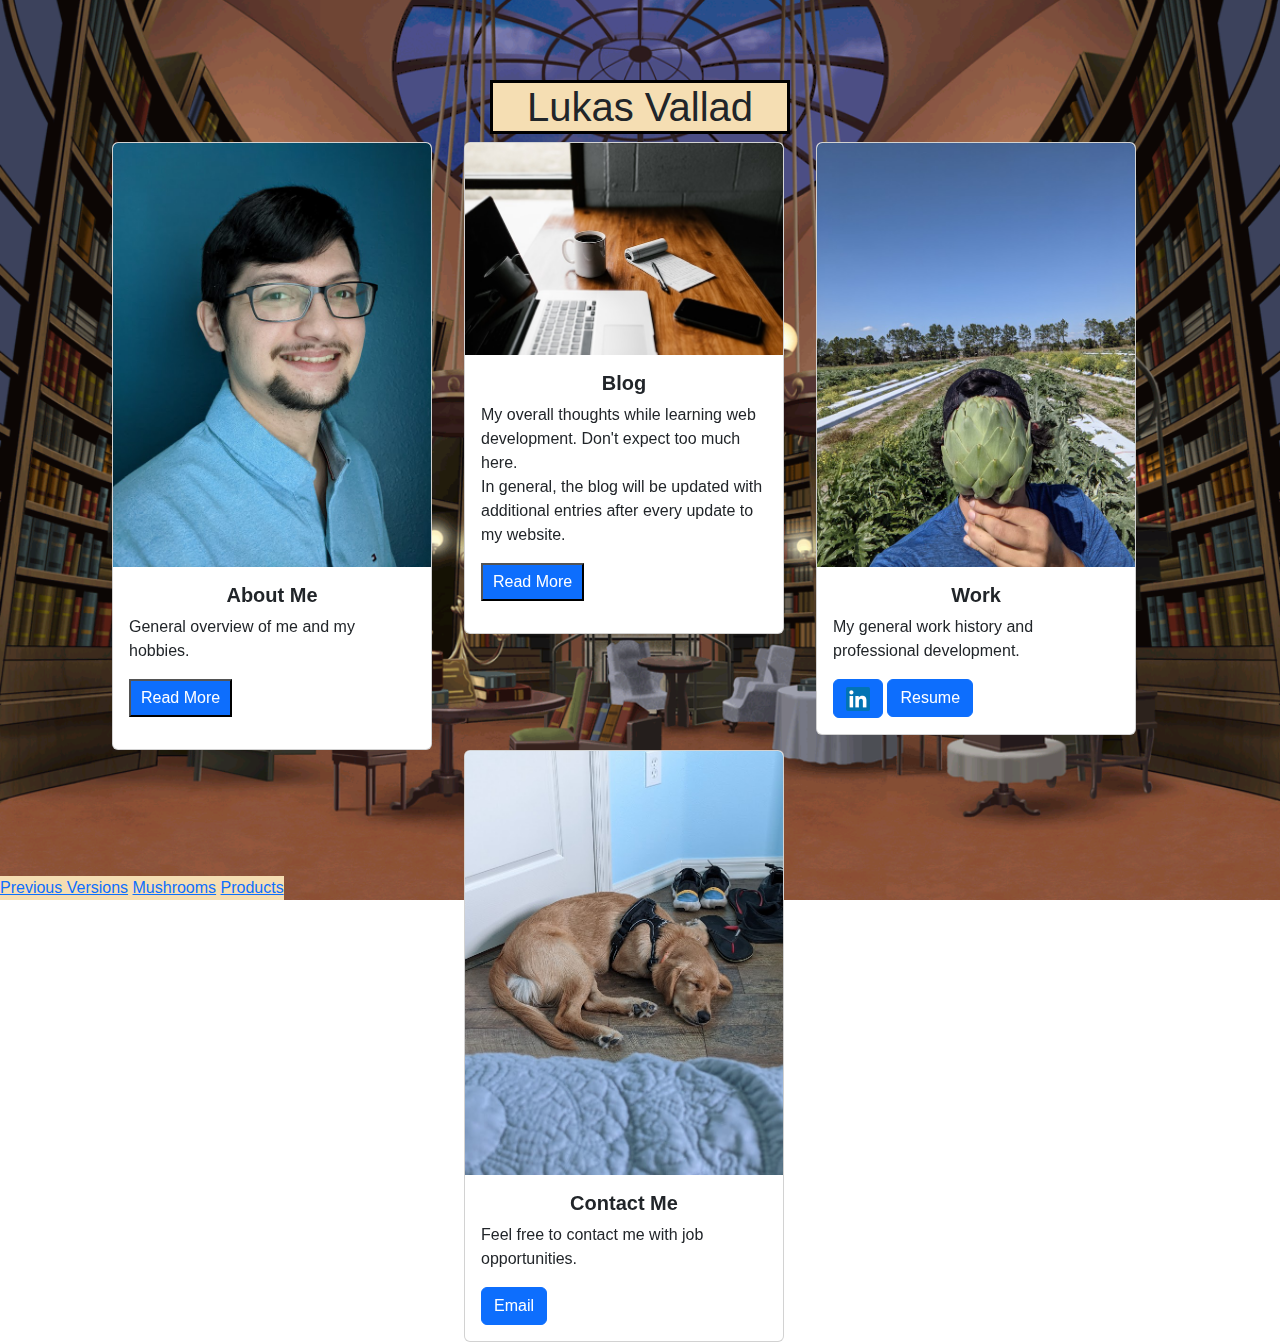
<file: index.html>
<!DOCTYPE html>
<html lang="en">
<head>
    <meta charset="UTF-8">
    <meta http-equiv="X-UA-Compatible" content="IE=edge">
    <meta name="viewport" content="width=device-width, initial-scale=1.0">
    <meta name="author" content="Lukas Vallad">
    <meta name="description" content="About Me Lukas Vallad">
    <link rel="stylesheet" href="https://cdn.jsdelivr.net/npm/bootstrap@5.2.3/dist/css/bootstrap.min.css">
    <link rel="stylesheet" href="./css/style.css">
    <title>Lukas Vallad</title>
</head>
<body>

    <center><h1>Lukas Vallad</h1></center>



    <div class="flex-container">

        <div class="card" style="width: 20rem;">
          <img src="./media/lukasvallad_headshot1.jpg" class="card-img-top" alt="Lukas Vallad">
          <div class="card-body">
            <h5 class="card-title">About Me</h5>
            <p class="card-text">General overview of me and my hobbies.</p>
            <p>
                <a href="#dialog1"><button>Read More</button></a>
              </p>
        
              <dialog id="dialog1">
                <p> My name is Lukas Vallad and I am currently enrolled in a bootcamp for web development.
                    This site is utilized to show my knowledge and growth while learning HTML, CSS and JS.
                    Currently, I am mastering HTML and have started learning CSS.
                    <p>My current hobbies have been fighting games. I mainly play Melty Blood Actress Again Current Code,
                    but more recently have been playing more Last Blade 2. Other than that, I've picked up an expensive hobby of collecting vinyl music albums.
                    I currently work at Amazon as a Problem Solver.
                    My roll at Amazon consists of me circling the work floor and fix any issues other associates may run into.
                    The main issues I fix are inconsistent inventory between physical and virtual, prepping damage products
                    and creating tickets for items that are hazmat or require adjustments to their inventory details.
                  </p>
                <a href="#!"><Button>Close</Button></a>
              </dialog>
            
            <!-- <label>
                <input type="checkbox">
                <div id="btn">Read More</div>
                <div id="cnt"><p> My name is Lukas Vallad and I am currently enrolled in a bootcamp for web development.
                    This site is utilized to show my knowledge and growth while learning HTML, CSS and JS.
                    Currently, I am mastering HTML and have started learning CSS. </p>
                  <h4> Hobbies </h4>
                    <p>My current hobbies have been fighting games. I mainly play Melty Blood Actress Again Current Code,
                    but more recently have been playing more Last Blade 2. I also enjoy playing the majority of older fighting games.
                    I used to enjoy going hiking a lot but with my current work schedule being night shift, it just isn't
                    possible to enjoy morning hikes without exhausting myself due to a lack of sleep.
                    I do hope with a new job acquired from completing my bootcamp I can work a normal schedule again.
                    Then I can pick back up my old hobbies again and hit the gym more. Other than that, I've picked up an expensive hobby of collecting vinyl music albums. </p>
                  <h4> Work </h4>
                    <p> I currently work at Amazon as a Problem Solver.
                    My roll at Amazon consists of me circling the work floor and fix any issues other associates may run into.
                    The main issues I fix are inconsistent inventory between physical and virtual, prepping damage products
                    and creating tickets for items that are hazmat or require adjustments to their inventory details, such as incorrect item dimensions. </p></div>
                <div class="close">X</div>
            </label> -->
          </div>
        </div>
        <div class="card" style="width: 20rem;">
            <img src="./media/unsplash_image.jpg" class="card-img-top" alt="Lukas Vallad Blog">
            <div class="card-body">
              <h5 class="card-title">Blog</h5>
              <p class="card-text">My overall thoughts while learning web development. Don't expect too much here.<br> 
                                   In general, the blog will be updated with additional entries after every update to my website.</p>
                                   <p>
                                    <a href="#dialog2"><button>Read More</button></a>
                                  </p>
                            
                                  <dialog id="dialog2">
                                    <p>5/16/2023:
                                        CSS can be a pain at times, but with more practice this will come with ease and I'll have my own tricks up my sleeves.</p>
                                    </p>
                                    <p>5/9/2023:
                                        CSS is extremely fascinating. I've started my own personal project using it and its been a total pain in the ass.
                                           However, that is mainly due to me making animations out of pngs for the project.
                                           I just hope I don't burn out, so I can try to have it finished before I start learning Java. </p>
                                    <p>5/2/2023:
                                    So far I have found HTML really fun and enjoyable. I have a long ways to go before I feel like I've mastered it.
                                        Ultimately, I'm going to need a lot more practice but doing pages like these always boost my confidence.
                                    <a href="#!"><Button>Close</Button></a></p>
                                  </dialog>
              <!-- <label>
                <input type="checkbox">
                <div id="btn">Read More</div>
                <div id="cnt">
                     <p>5/9/2023:
                     CSS is extremely fascinating. I've started my own personal project using it and its been a total pain in the ass.
                        However, that is mainly due to me making animations out of pngs for the project.
                        I just hope I don't burn out, so I can try to have it finished before I start learning Java. </p>
                    <p>5/2/2023:
                     So far I have found HTML really fun and enjoyable. I have a long ways to go before I feel like I've mastered it.
                        Ultimately, I'm going to need a lot more practice but doing pages like these always boost my confidence. 
                        I will be honest, I feel like embedding a joke link <a style="text-decoration:none" href="https://cdn.wikirby.com/thumb/6/6a/KatFL_Car_Mouth_artwork.png/1200px-KatFL_Car_Mouth_artwork.png">somewhere</a>
                        on this page, but I feel like that may be easier to do in the future once I'm more practiced in CSS or even starting JS. </p></div>
                <div class="close">X</div>
            </label> -->
            </div>
        </div>
          <div class="card" style="width: 20rem;">
            <img src="./media/lukasvallad_artichoke.jpg" class="card-img-top" alt="artichoke">
            <div class="card-body">
              <h5 class="card-title">Work</h5>
              <p class="card-text">My general work history and professional development.</p>
              <a href="https://www.linkedin.com/in/lukas-vallad/" class="btn btn-primary"><img src="./media/LinkedIn_logo.png"></a>
              <a href="LukasVallad_Resume_Public.html" class="btn btn-primary">Resume</a>
            </div>
        </div>
          <div class="card" style="width: 20rem;">
            <img src="./media/lukasvallad_dog.jpg" class="card-img-top" alt="Hisui_Idle">
            <div class="card-body">
              <h5 class="card-title">Contact Me</h5>
              <p class="card-text">Feel free to contact me with job opportunities.</p>
              <a href="mailto:Lukas.Vallad@gmail.com" class="btn btn-primary">Email</a>
            </div>
        </div>
  </div>
  <footer>
    <a href="./pastversions/past_versions.html">Previous Versions</a>
    <a href="mushrooms.html">Mushrooms</a>
    <a href="products.html">Products</a>
  </footer>
  </body>
</html>
</file>
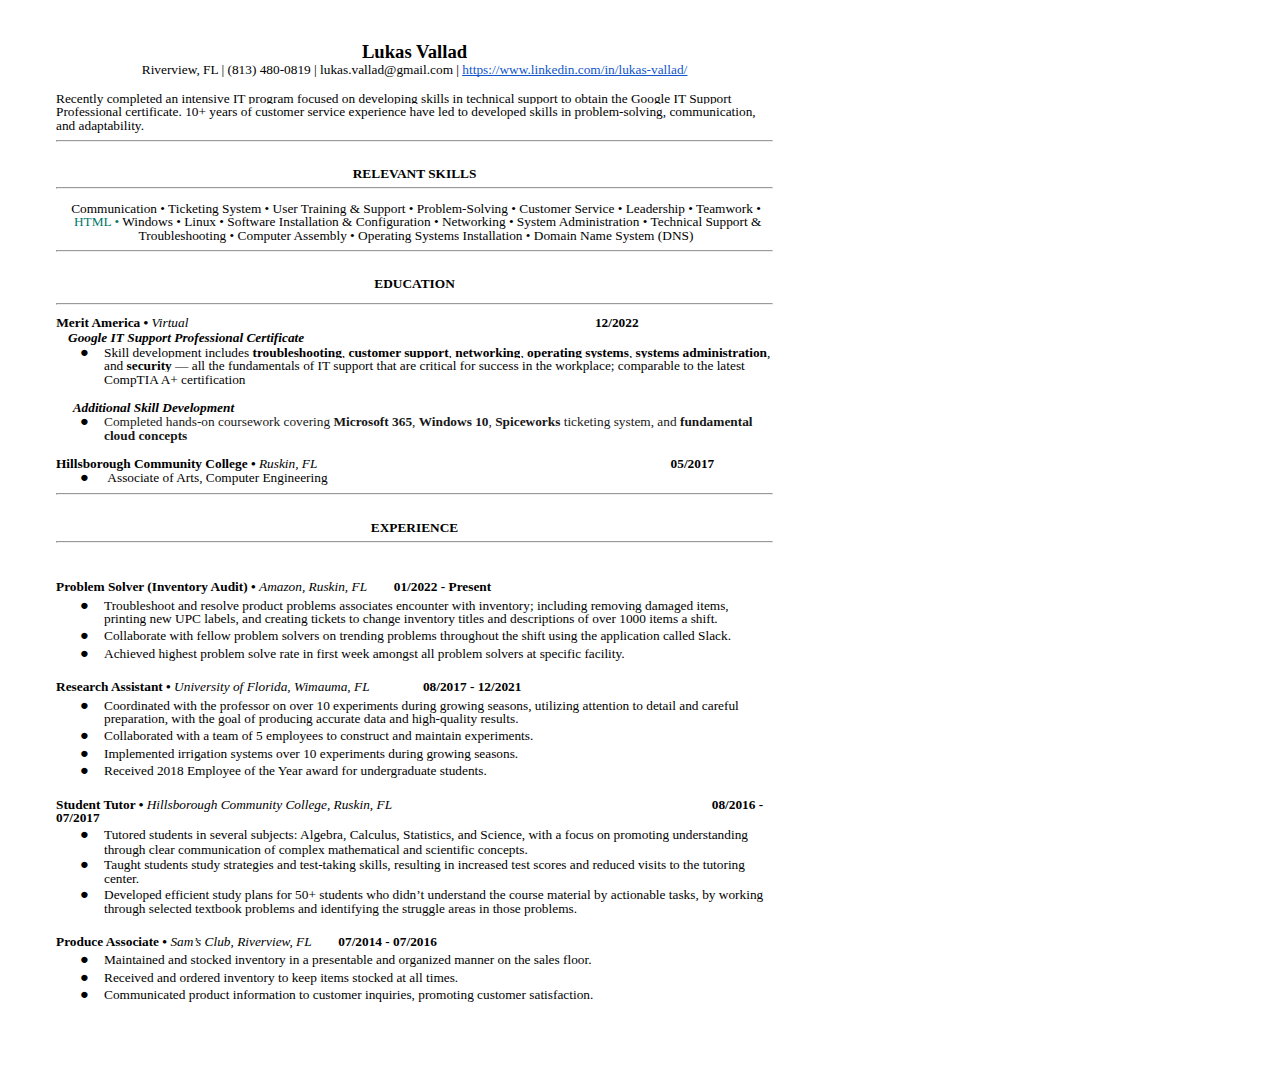
<file: LukasVallad_Resume_Public.html>
<html><head><meta content="text/html; charset=UTF-8" http-equiv="content-type"><style type="text/css">@import url('https://themes.googleusercontent.com/fonts/css?kit=fpjTOVmNbO4Lz34iLyptLUXza5VhXqVC6o75Eld_V98');.lst-kix_z5692tynnlyw-4>li:before{content:"\0025cb  "}.lst-kix_z5692tynnlyw-3>li:before{content:"\0025cf  "}.lst-kix_z5692tynnlyw-7>li:before{content:"\0025cb  "}.lst-kix_z5692tynnlyw-6>li:before{content:"\0025cf  "}.lst-kix_u9zcshg4f67k-0>li:before{content:"\0025cf  "}.lst-kix_z5692tynnlyw-5>li:before{content:"\0025a0  "}.lst-kix_u9zcshg4f67k-2>li:before{content:"\0025aa  "}.lst-kix_u9zcshg4f67k-3>li:before{content:"\0025cf  "}.lst-kix_u9zcshg4f67k-1>li:before{content:"o  "}.lst-kix_u9zcshg4f67k-5>li:before{content:"\0025aa  "}.lst-kix_z5692tynnlyw-8>li:before{content:"\0025a0  "}.lst-kix_u9zcshg4f67k-4>li:before{content:"o  "}ul.lst-kix_3d64gkkn8r9i-7{list-style-type:none}ul.lst-kix_3d64gkkn8r9i-8{list-style-type:none}ul.lst-kix_3d64gkkn8r9i-5{list-style-type:none}ul.lst-kix_3d64gkkn8r9i-6{list-style-type:none}ul.lst-kix_3d64gkkn8r9i-3{list-style-type:none}ul.lst-kix_3d64gkkn8r9i-4{list-style-type:none}ul.lst-kix_3d64gkkn8r9i-1{list-style-type:none}ul.lst-kix_3d64gkkn8r9i-2{list-style-type:none}.lst-kix_z5692tynnlyw-0>li:before{content:"\0025cf  "}.lst-kix_z5692tynnlyw-2>li:before{content:"\0025a0  "}.lst-kix_z5692tynnlyw-1>li:before{content:"\0025cb  "}.lst-kix_ug856e19kefu-4>li:before{content:"o  "}.lst-kix_ug856e19kefu-3>li:before{content:"\0025cf  "}.lst-kix_ug856e19kefu-5>li:before{content:"\0025aa  "}.lst-kix_ug856e19kefu-8>li:before{content:"\0025aa  "}.lst-kix_ug856e19kefu-7>li:before{content:"o  "}.lst-kix_ug856e19kefu-6>li:before{content:"\0025cf  "}ul.lst-kix_3d64gkkn8r9i-0{list-style-type:none}ul.lst-kix_qwnpe8kft7m1-0{list-style-type:none}ul.lst-kix_qwnpe8kft7m1-1{list-style-type:none}ul.lst-kix_qwnpe8kft7m1-2{list-style-type:none}ul.lst-kix_qwnpe8kft7m1-3{list-style-type:none}ul.lst-kix_ny795wgniwqr-6{list-style-type:none}ul.lst-kix_ny795wgniwqr-7{list-style-type:none}ul.lst-kix_ny795wgniwqr-4{list-style-type:none}ul.lst-kix_ny795wgniwqr-5{list-style-type:none}ul.lst-kix_ny795wgniwqr-8{list-style-type:none}.lst-kix_u9zcshg4f67k-6>li:before{content:"\0025cf  "}.lst-kix_u9zcshg4f67k-7>li:before{content:"o  "}.lst-kix_qwnpe8kft7m1-3>li:before{content:"\0025cf  "}ul.lst-kix_ny795wgniwqr-2{list-style-type:none}.lst-kix_qwnpe8kft7m1-4>li:before{content:"\0025cb  "}ul.lst-kix_ny795wgniwqr-3{list-style-type:none}.lst-kix_u9zcshg4f67k-8>li:before{content:"\0025aa  "}ul.lst-kix_ny795wgniwqr-0{list-style-type:none}ul.lst-kix_ny795wgniwqr-1{list-style-type:none}.lst-kix_qwnpe8kft7m1-2>li:before{content:"\0025a0  "}.lst-kix_qwnpe8kft7m1-1>li:before{content:"\0025cb  "}.lst-kix_qwnpe8kft7m1-0>li:before{content:"\0025cf  "}ul.lst-kix_iz7jsyumise6-0{list-style-type:none}ul.lst-kix_iz7jsyumise6-1{list-style-type:none}ul.lst-kix_to3vae2ftbq7-8{list-style-type:none}ul.lst-kix_iz7jsyumise6-2{list-style-type:none}ul.lst-kix_to3vae2ftbq7-7{list-style-type:none}ul.lst-kix_iz7jsyumise6-3{list-style-type:none}ul.lst-kix_jsoe1j54p9hg-0{list-style-type:none}.lst-kix_qwnpe8kft7m1-5>li:before{content:"\0025a0  "}.lst-kix_qwnpe8kft7m1-7>li:before{content:"\0025cb  "}ul.lst-kix_jsoe1j54p9hg-1{list-style-type:none}ul.lst-kix_to3vae2ftbq7-2{list-style-type:none}ul.lst-kix_to3vae2ftbq7-1{list-style-type:none}ul.lst-kix_to3vae2ftbq7-0{list-style-type:none}ul.lst-kix_to3vae2ftbq7-6{list-style-type:none}ul.lst-kix_to3vae2ftbq7-5{list-style-type:none}ul.lst-kix_to3vae2ftbq7-4{list-style-type:none}ul.lst-kix_to3vae2ftbq7-3{list-style-type:none}.lst-kix_c8xiid3zoys8-0>li:before{content:"\0025cf  "}.lst-kix_c8xiid3zoys8-2>li:before{content:"\0025a0  "}ul.lst-kix_fy01hiv9dapj-1{list-style-type:none}ul.lst-kix_fy01hiv9dapj-0{list-style-type:none}.lst-kix_c8xiid3zoys8-8>li:before{content:"\0025a0  "}ul.lst-kix_fy01hiv9dapj-8{list-style-type:none}.lst-kix_to3vae2ftbq7-4>li:before{content:"\0025cb  "}ul.lst-kix_fy01hiv9dapj-7{list-style-type:none}ul.lst-kix_fy01hiv9dapj-6{list-style-type:none}.lst-kix_c8xiid3zoys8-6>li:before{content:"\0025cf  "}ul.lst-kix_fy01hiv9dapj-5{list-style-type:none}ul.lst-kix_fy01hiv9dapj-4{list-style-type:none}.lst-kix_u1df1mh4zntz-6>li:before{content:"\0025cf  "}ul.lst-kix_fy01hiv9dapj-3{list-style-type:none}ul.lst-kix_fy01hiv9dapj-2{list-style-type:none}.lst-kix_c8xiid3zoys8-4>li:before{content:"\0025cb  "}.lst-kix_ay3ltk9cgz4s-5>li:before{content:"\0025a0  "}.lst-kix_to3vae2ftbq7-0>li:before{content:"\0025cf  "}.lst-kix_to3vae2ftbq7-2>li:before{content:"\0025a0  "}.lst-kix_ug856e19kefu-1>li:before{content:"o  "}.lst-kix_ay3ltk9cgz4s-7>li:before{content:"\0025cb  "}.lst-kix_u1df1mh4zntz-8>li:before{content:"\0025a0  "}.lst-kix_pldzzyza8qoy-4>li:before{content:"\0025cb  "}.lst-kix_pldzzyza8qoy-6>li:before{content:"\0025cf  "}.lst-kix_26liq22rnn0s-2>li:before{content:"\0025a0  "}.lst-kix_pldzzyza8qoy-0>li:before{content:"\0025cf  "}.lst-kix_pldzzyza8qoy-2>li:before{content:"\0025a0  "}.lst-kix_pldzzyza8qoy-8>li:before{content:"\0025a0  "}.lst-kix_26liq22rnn0s-0>li:before{content:"\0025cf  "}ul.lst-kix_ay3ltk9cgz4s-5{list-style-type:none}ul.lst-kix_ay3ltk9cgz4s-6{list-style-type:none}.lst-kix_to3vae2ftbq7-6>li:before{content:"\0025cf  "}.lst-kix_fy01hiv9dapj-1>li:before{content:"\0025cb  "}ul.lst-kix_ay3ltk9cgz4s-7{list-style-type:none}ul.lst-kix_ay3ltk9cgz4s-8{list-style-type:none}.lst-kix_ny795wgniwqr-7>li:before{content:"\0025cb  "}.lst-kix_to3vae2ftbq7-8>li:before{content:"\0025a0  "}.lst-kix_fy01hiv9dapj-3>li:before{content:"\0025cf  "}.lst-kix_fy01hiv9dapj-5>li:before{content:"\0025a0  "}ul.lst-kix_ay3ltk9cgz4s-0{list-style-type:none}ul.lst-kix_ay3ltk9cgz4s-1{list-style-type:none}ul.lst-kix_ay3ltk9cgz4s-2{list-style-type:none}.lst-kix_3d64gkkn8r9i-8>li:before{content:"\0025a0  "}.lst-kix_ny795wgniwqr-5>li:before{content:"\0025a0  "}ul.lst-kix_ay3ltk9cgz4s-3{list-style-type:none}ul.lst-kix_ay3ltk9cgz4s-4{list-style-type:none}.lst-kix_fy01hiv9dapj-7>li:before{content:"\0025cb  "}.lst-kix_ny795wgniwqr-3>li:before{content:"\0025cf  "}ul.lst-kix_jsoe1j54p9hg-6{list-style-type:none}ul.lst-kix_jsoe1j54p9hg-7{list-style-type:none}.lst-kix_x3dkzg1pjs1a-7>li:before{content:"\0025cb  "}ul.lst-kix_jsoe1j54p9hg-8{list-style-type:none}ul.lst-kix_jsoe1j54p9hg-2{list-style-type:none}ul.lst-kix_jsoe1j54p9hg-3{list-style-type:none}.lst-kix_x3dkzg1pjs1a-5>li:before{content:"\0025a0  "}.lst-kix_ny795wgniwqr-1>li:before{content:"\0025cb  "}ul.lst-kix_jsoe1j54p9hg-4{list-style-type:none}.lst-kix_26liq22rnn0s-8>li:before{content:"\0025a0  "}ul.lst-kix_jsoe1j54p9hg-5{list-style-type:none}.lst-kix_26liq22rnn0s-6>li:before{content:"\0025cf  "}.lst-kix_x3dkzg1pjs1a-3>li:before{content:"\0025cf  "}ul.lst-kix_iz7jsyumise6-8{list-style-type:none}.lst-kix_26liq22rnn0s-4>li:before{content:"\0025cb  "}ul.lst-kix_iz7jsyumise6-4{list-style-type:none}ul.lst-kix_iz7jsyumise6-5{list-style-type:none}.lst-kix_x3dkzg1pjs1a-1>li:before{content:"\0025cb  "}ul.lst-kix_iz7jsyumise6-6{list-style-type:none}ul.lst-kix_iz7jsyumise6-7{list-style-type:none}.lst-kix_4re1o7u2f45g-6>li:before{content:"\0025cf  "}ul.lst-kix_4re1o7u2f45g-6{list-style-type:none}ul.lst-kix_4re1o7u2f45g-7{list-style-type:none}ul.lst-kix_4re1o7u2f45g-8{list-style-type:none}ul.lst-kix_4re1o7u2f45g-2{list-style-type:none}ul.lst-kix_4re1o7u2f45g-3{list-style-type:none}ul.lst-kix_4re1o7u2f45g-4{list-style-type:none}.lst-kix_4re1o7u2f45g-5>li:before{content:"\0025a0  "}ul.lst-kix_4re1o7u2f45g-5{list-style-type:none}.lst-kix_4re1o7u2f45g-0>li:before{content:"\0025cf  "}.lst-kix_4re1o7u2f45g-8>li:before{content:"\0025a0  "}.lst-kix_4re1o7u2f45g-7>li:before{content:"\0025cb  "}ul.lst-kix_4re1o7u2f45g-0{list-style-type:none}ul.lst-kix_4re1o7u2f45g-1{list-style-type:none}ul.lst-kix_c8xiid3zoys8-2{list-style-type:none}.lst-kix_jsoe1j54p9hg-5>li:before{content:"\0025a0  "}ul.lst-kix_c8xiid3zoys8-3{list-style-type:none}.lst-kix_3d64gkkn8r9i-1>li:before{content:"\0025cb  "}.lst-kix_3d64gkkn8r9i-2>li:before{content:"\0025a0  "}ul.lst-kix_c8xiid3zoys8-4{list-style-type:none}.lst-kix_jsoe1j54p9hg-4>li:before{content:"\0025cb  "}ul.lst-kix_c8xiid3zoys8-5{list-style-type:none}ul.lst-kix_c8xiid3zoys8-6{list-style-type:none}ul.lst-kix_c8xiid3zoys8-7{list-style-type:none}.lst-kix_3d64gkkn8r9i-3>li:before{content:"\0025cf  "}ul.lst-kix_c8xiid3zoys8-8{list-style-type:none}.lst-kix_jsoe1j54p9hg-8>li:before{content:"\0025a0  "}.lst-kix_3d64gkkn8r9i-5>li:before{content:"\0025a0  "}.lst-kix_3d64gkkn8r9i-6>li:before{content:"\0025cf  "}ul.lst-kix_pldzzyza8qoy-1{list-style-type:none}.lst-kix_jsoe1j54p9hg-0>li:before{content:"\0025cf  "}ul.lst-kix_pldzzyza8qoy-0{list-style-type:none}ul.lst-kix_pldzzyza8qoy-3{list-style-type:none}ul.lst-kix_pldzzyza8qoy-2{list-style-type:none}.lst-kix_jsoe1j54p9hg-6>li:before{content:"\0025cf  "}.lst-kix_jsoe1j54p9hg-7>li:before{content:"\0025cb  "}.lst-kix_3d64gkkn8r9i-4>li:before{content:"\0025cb  "}ul.lst-kix_c8xiid3zoys8-0{list-style-type:none}ul.lst-kix_pldzzyza8qoy-5{list-style-type:none}ul.lst-kix_c8xiid3zoys8-1{list-style-type:none}ul.lst-kix_pldzzyza8qoy-4{list-style-type:none}.lst-kix_jsoe1j54p9hg-1>li:before{content:"\0025cb  "}.lst-kix_jsoe1j54p9hg-2>li:before{content:"\0025a0  "}.lst-kix_jsoe1j54p9hg-3>li:before{content:"\0025cf  "}.lst-kix_3d64gkkn8r9i-0>li:before{content:"\0025cf  "}.lst-kix_u1df1mh4zntz-1>li:before{content:"\0025cb  "}.lst-kix_ay3ltk9cgz4s-1>li:before{content:"\0025cb  "}.lst-kix_ay3ltk9cgz4s-2>li:before{content:"\0025a0  "}.lst-kix_u1df1mh4zntz-3>li:before{content:"\0025cf  "}.lst-kix_ay3ltk9cgz4s-0>li:before{content:"\0025cf  "}.lst-kix_ay3ltk9cgz4s-4>li:before{content:"\0025cb  "}.lst-kix_u1df1mh4zntz-2>li:before{content:"\0025a0  "}.lst-kix_u1df1mh4zntz-5>li:before{content:"\0025a0  "}ul.lst-kix_ug856e19kefu-4{list-style-type:none}ul.lst-kix_ug856e19kefu-5{list-style-type:none}ul.lst-kix_ug856e19kefu-2{list-style-type:none}ul.lst-kix_ug856e19kefu-3{list-style-type:none}ul.lst-kix_ug856e19kefu-8{list-style-type:none}.lst-kix_ay3ltk9cgz4s-3>li:before{content:"\0025cf  "}.lst-kix_u1df1mh4zntz-4>li:before{content:"\0025cb  "}ul.lst-kix_ug856e19kefu-6{list-style-type:none}ul.lst-kix_ug856e19kefu-7{list-style-type:none}ul.lst-kix_26liq22rnn0s-4{list-style-type:none}ul.lst-kix_pldzzyza8qoy-7{list-style-type:none}ul.lst-kix_26liq22rnn0s-5{list-style-type:none}ul.lst-kix_pldzzyza8qoy-6{list-style-type:none}ul.lst-kix_26liq22rnn0s-6{list-style-type:none}.lst-kix_iz7jsyumise6-0>li:before{content:"\0025cf  "}ul.lst-kix_26liq22rnn0s-7{list-style-type:none}ul.lst-kix_pldzzyza8qoy-8{list-style-type:none}ul.lst-kix_26liq22rnn0s-8{list-style-type:none}ul.lst-kix_ug856e19kefu-0{list-style-type:none}ul.lst-kix_ug856e19kefu-1{list-style-type:none}ul.lst-kix_26liq22rnn0s-0{list-style-type:none}ul.lst-kix_26liq22rnn0s-1{list-style-type:none}.lst-kix_u1df1mh4zntz-0>li:before{content:"\0025cf  "}ul.lst-kix_26liq22rnn0s-2{list-style-type:none}ul.lst-kix_26liq22rnn0s-3{list-style-type:none}.lst-kix_iz7jsyumise6-7>li:before{content:"\0025cb  "}.lst-kix_iz7jsyumise6-6>li:before{content:"\0025cf  "}.lst-kix_iz7jsyumise6-8>li:before{content:"\0025a0  "}.lst-kix_iz7jsyumise6-2>li:before{content:"\0025a0  "}.lst-kix_iz7jsyumise6-1>li:before{content:"\0025cb  "}ul.lst-kix_x3dkzg1pjs1a-0{list-style-type:none}ul.lst-kix_x3dkzg1pjs1a-1{list-style-type:none}ul.lst-kix_u9zcshg4f67k-7{list-style-type:none}ul.lst-kix_u9zcshg4f67k-6{list-style-type:none}.lst-kix_4re1o7u2f45g-1>li:before{content:"\0025cb  "}ul.lst-kix_u9zcshg4f67k-8{list-style-type:none}.lst-kix_4re1o7u2f45g-2>li:before{content:"\0025a0  "}ul.lst-kix_u9zcshg4f67k-3{list-style-type:none}.lst-kix_iz7jsyumise6-3>li:before{content:"\0025cf  "}ul.lst-kix_x3dkzg1pjs1a-8{list-style-type:none}ul.lst-kix_u9zcshg4f67k-2{list-style-type:none}ul.lst-kix_u9zcshg4f67k-5{list-style-type:none}.lst-kix_iz7jsyumise6-4>li:before{content:"\0025cb  "}ul.lst-kix_x3dkzg1pjs1a-6{list-style-type:none}ul.lst-kix_u9zcshg4f67k-4{list-style-type:none}ul.lst-kix_x3dkzg1pjs1a-7{list-style-type:none}.lst-kix_4re1o7u2f45g-4>li:before{content:"\0025cb  "}.lst-kix_iz7jsyumise6-5>li:before{content:"\0025a0  "}ul.lst-kix_x3dkzg1pjs1a-4{list-style-type:none}ul.lst-kix_x3dkzg1pjs1a-5{list-style-type:none}.lst-kix_4re1o7u2f45g-3>li:before{content:"\0025cf  "}ul.lst-kix_u9zcshg4f67k-1{list-style-type:none}ul.lst-kix_x3dkzg1pjs1a-2{list-style-type:none}ul.lst-kix_u9zcshg4f67k-0{list-style-type:none}ul.lst-kix_x3dkzg1pjs1a-3{list-style-type:none}.lst-kix_qwnpe8kft7m1-6>li:before{content:"\0025cf  "}.lst-kix_qwnpe8kft7m1-8>li:before{content:"\0025a0  "}.lst-kix_c8xiid3zoys8-1>li:before{content:"\0025cb  "}ul.lst-kix_qwnpe8kft7m1-4{list-style-type:none}ul.lst-kix_qwnpe8kft7m1-5{list-style-type:none}ul.lst-kix_qwnpe8kft7m1-6{list-style-type:none}ul.lst-kix_qwnpe8kft7m1-7{list-style-type:none}ul.lst-kix_qwnpe8kft7m1-8{list-style-type:none}.lst-kix_to3vae2ftbq7-5>li:before{content:"\0025a0  "}.lst-kix_fy01hiv9dapj-0>li:before{content:"\0025cf  "}.lst-kix_c8xiid3zoys8-7>li:before{content:"\0025cb  "}.lst-kix_to3vae2ftbq7-3>li:before{content:"\0025cf  "}.lst-kix_u1df1mh4zntz-7>li:before{content:"\0025cb  "}.lst-kix_ay3ltk9cgz4s-8>li:before{content:"\0025a0  "}.lst-kix_to3vae2ftbq7-1>li:before{content:"\0025cb  "}.lst-kix_c8xiid3zoys8-3>li:before{content:"\0025cf  "}.lst-kix_c8xiid3zoys8-5>li:before{content:"\0025a0  "}.lst-kix_ug856e19kefu-2>li:before{content:"\0025aa  "}.lst-kix_ay3ltk9cgz4s-6>li:before{content:"\0025cf  "}ul.lst-kix_u1df1mh4zntz-0{list-style-type:none}.lst-kix_pldzzyza8qoy-3>li:before{content:"\0025cf  "}.lst-kix_pldzzyza8qoy-7>li:before{content:"\0025cb  "}.lst-kix_ug856e19kefu-0>li:before{content:"\0025cf  "}.lst-kix_26liq22rnn0s-1>li:before{content:"\0025cb  "}.lst-kix_pldzzyza8qoy-1>li:before{content:"\0025cb  "}.lst-kix_ny795wgniwqr-8>li:before{content:"\0025a0  "}.lst-kix_to3vae2ftbq7-7>li:before{content:"\0025cb  "}.lst-kix_fy01hiv9dapj-2>li:before{content:"\0025a0  "}ul.lst-kix_z5692tynnlyw-8{list-style-type:none}.lst-kix_3d64gkkn8r9i-7>li:before{content:"\0025cb  "}.lst-kix_ny795wgniwqr-4>li:before{content:"\0025cb  "}.lst-kix_fy01hiv9dapj-4>li:before{content:"\0025cb  "}ul.lst-kix_z5692tynnlyw-5{list-style-type:none}ul.lst-kix_z5692tynnlyw-4{list-style-type:none}ul.lst-kix_z5692tynnlyw-7{list-style-type:none}ul.lst-kix_z5692tynnlyw-6{list-style-type:none}.lst-kix_ny795wgniwqr-6>li:before{content:"\0025cf  "}ul.lst-kix_z5692tynnlyw-1{list-style-type:none}ul.lst-kix_z5692tynnlyw-0{list-style-type:none}ul.lst-kix_z5692tynnlyw-3{list-style-type:none}.lst-kix_pldzzyza8qoy-5>li:before{content:"\0025a0  "}ul.lst-kix_z5692tynnlyw-2{list-style-type:none}.lst-kix_ny795wgniwqr-0>li:before{content:"\0025cf  "}.lst-kix_fy01hiv9dapj-6>li:before{content:"\0025cf  "}.lst-kix_x3dkzg1pjs1a-8>li:before{content:"\0025a0  "}.lst-kix_x3dkzg1pjs1a-6>li:before{content:"\0025cf  "}.lst-kix_ny795wgniwqr-2>li:before{content:"\0025a0  "}li.li-bullet-0:before{margin-left:-18pt;white-space:nowrap;display:inline-block;min-width:18pt}.lst-kix_fy01hiv9dapj-8>li:before{content:"\0025a0  "}.lst-kix_x3dkzg1pjs1a-2>li:before{content:"\0025a0  "}.lst-kix_26liq22rnn0s-5>li:before{content:"\0025a0  "}.lst-kix_26liq22rnn0s-7>li:before{content:"\0025cb  "}.lst-kix_x3dkzg1pjs1a-0>li:before{content:"\0025cf  "}.lst-kix_x3dkzg1pjs1a-4>li:before{content:"\0025cb  "}ul.lst-kix_u1df1mh4zntz-2{list-style-type:none}ul.lst-kix_u1df1mh4zntz-1{list-style-type:none}ul.lst-kix_u1df1mh4zntz-4{list-style-type:none}.lst-kix_26liq22rnn0s-3>li:before{content:"\0025cf  "}ul.lst-kix_u1df1mh4zntz-3{list-style-type:none}ul.lst-kix_u1df1mh4zntz-6{list-style-type:none}ul.lst-kix_u1df1mh4zntz-5{list-style-type:none}ul.lst-kix_u1df1mh4zntz-8{list-style-type:none}ul.lst-kix_u1df1mh4zntz-7{list-style-type:none}ol{margin:0;padding:0}table td,table th{padding:0}.c4{margin-left:36pt;padding-top:0pt;padding-left:0pt;padding-bottom:2pt;line-height:1.0;orphans:2;widows:2;text-align:left}.c1{margin-left:36pt;padding-top:0pt;padding-bottom:0pt;line-height:1.0666666666666667;orphans:2;widows:2;text-align:left;height:11pt}.c10{margin-left:36pt;padding-top:0pt;padding-left:0pt;padding-bottom:0pt;line-height:1.0;orphans:2;widows:2;text-align:left}.c7{color:#000000;font-weight:400;text-decoration:none;vertical-align:baseline;font-size:10pt;font-family:"Calibri";font-style:normal}.c13{color:#000000;font-weight:400;text-decoration:none;vertical-align:baseline;font-size:4pt;font-family:"Calibri";font-style:normal}.c2{color:#000000;font-weight:700;text-decoration:none;vertical-align:baseline;font-size:10pt;font-family:"Calibri";font-style:normal}.c23{color:#000000;font-weight:700;text-decoration:none;vertical-align:baseline;font-size:14pt;font-family:"Calibri";font-style:normal}.c20{color:#000000;font-weight:700;text-decoration:none;vertical-align:baseline;font-size:4pt;font-family:"Calibri";font-style:normal}.c33{padding-top:0pt;padding-bottom:2pt;line-height:1.0;orphans:2;widows:2;text-align:left}.c30{padding-top:3pt;padding-bottom:3pt;line-height:1.0;orphans:2;widows:2;text-align:left}.c29{margin-left:36pt;padding-top:0.3pt;padding-left:0pt;padding-bottom:0pt;line-height:1.0;text-align:left}.c26{padding-top:0pt;padding-bottom:0pt;line-height:1.0;orphans:2;widows:2;text-align:justify}.c42{margin-left:36pt;padding-top:0pt;padding-left:0pt;padding-bottom:0pt;line-height:1.0666666666666667;text-align:left}.c17{padding-top:0pt;padding-bottom:0pt;line-height:1.1500000000000001;orphans:2;widows:2;text-align:center}.c5{padding-top:0pt;padding-bottom:0pt;line-height:0.75;text-align:center;height:11pt}.c36{margin-left:9pt;padding-top:1.8pt;padding-bottom:0pt;line-height:1.0;text-align:left}.c44{padding-top:4pt;padding-bottom:0pt;line-height:1.0;text-align:center;margin-right:-2.2pt}.c9{margin-left:0.2pt;padding-top:1.8pt;padding-bottom:0pt;line-height:1.0;text-align:left}.c35{font-weight:400;font-size:9pt;font-family:"Calibri";font-style:normal}.c12{font-size:10pt;font-family:"Calibri";color:#171717;font-weight:400}.c11{font-size:10pt;font-family:"Calibri";color:#171717;font-weight:700}.c8{padding-top:3pt;padding-bottom:0pt;line-height:0.75;text-align:center}.c40{-webkit-text-decoration-skip:none;color:#1155cc;text-decoration:underline;text-decoration-skip-ink:none}.c41{font-weight:700;font-size:5pt;font-family:"Calibri";font-style:normal}.c14{font-size:10pt;font-family:"Calibri";font-style:italic;font-weight:400}.c22{padding-top:0pt;padding-bottom:0pt;line-height:1.0;text-align:left}.c3{padding-top:3pt;padding-bottom:5pt;line-height:0.75;text-align:center}.c0{background-color:#ffffff;font-size:10pt;font-family:"Calibri";font-weight:400}.c25{padding-top:0pt;padding-bottom:0pt;line-height:1.0;text-align:center}.c18{padding-top:4pt;padding-bottom:0pt;line-height:0.75;text-align:center}.c24{color:#000000;text-decoration:none;vertical-align:baseline;font-style:italic}.c39{padding-top:0pt;padding-bottom:3pt;line-height:1.0;text-align:left}.c16{font-size:10pt;font-family:"Calibri";font-weight:400}.c15{font-size:10pt;font-family:"Calibri";font-weight:700}.c31{color:#000000;text-decoration:none;vertical-align:baseline}.c6{padding:0;margin:0}.c37{max-width:537.8pt;padding:26.6pt 38.2pt 50.4pt 36pt}.c28{color:inherit;text-decoration:inherit}.c34{orphans:2;widows:2}.c38{margin-left:0pt}.c21{height:11pt}.c19{background-color:#ffffff}.c27{color:#00796b}.c32{font-style:italic}.c43{margin-left:36pt}.title{padding-top:24pt;color:#000000;font-weight:700;font-size:36pt;padding-bottom:6pt;font-family:"Arial";line-height:1.15;page-break-after:avoid;orphans:2;widows:2;text-align:left}.subtitle{padding-top:18pt;color:#666666;font-size:24pt;padding-bottom:4pt;font-family:"Georgia";line-height:1.15;page-break-after:avoid;font-style:italic;orphans:2;widows:2;text-align:left}li{color:#000000;font-size:11pt;font-family:"Arial"}p{margin:0;color:#000000;font-size:11pt;font-family:"Arial"}h1{padding-top:24pt;color:#000000;font-weight:700;font-size:24pt;padding-bottom:6pt;font-family:"Arial";line-height:1.15;page-break-after:avoid;orphans:2;widows:2;text-align:left}h2{padding-top:18pt;color:#000000;font-weight:700;font-size:18pt;padding-bottom:4pt;font-family:"Arial";line-height:1.15;page-break-after:avoid;orphans:2;widows:2;text-align:left}h3{padding-top:14pt;color:#000000;font-weight:700;font-size:14pt;padding-bottom:4pt;font-family:"Arial";line-height:1.15;page-break-after:avoid;orphans:2;widows:2;text-align:left}h4{padding-top:12pt;color:#000000;font-weight:700;font-size:12pt;padding-bottom:2pt;font-family:"Arial";line-height:1.15;page-break-after:avoid;orphans:2;widows:2;text-align:left}h5{padding-top:11pt;color:#000000;font-weight:700;font-size:11pt;padding-bottom:2pt;font-family:"Arial";line-height:1.15;page-break-after:avoid;orphans:2;widows:2;text-align:left}h6{padding-top:10pt;color:#000000;font-weight:700;font-size:10pt;padding-bottom:2pt;font-family:"Arial";line-height:1.15;page-break-after:avoid;orphans:2;widows:2;text-align:left}</style></head><body class="c19 c37 doc-content"><p class="c25"><span class="c23">Lukas Vallad </span></p><p class="c17"><span class="c16">Riverview, FL | (813) 480-0819 | lukas.vallad@gmail.com | </span><span class="c16 c40"><a class="c28" href="https://www.google.com/url?q=https://www.linkedin.com/in/lukas-vallad/&amp;sa=D&amp;source=editors&amp;ust=1685561142086709&amp;usg=AOvVaw0uyPM5OwnL-AxtiwCdeYWu">https://www.linkedin.com/in/lukas-vallad/</a></span></p><p class="c17 c21"><span class="c13"></span></p><p class="c22"><span class="c16">Recently completed an intensive IT program focused on developing skills in technical support to obtain the Google IT Support Professional certificate. 10+ </span><span class="c0">years of customer service experience have led to developed skills in problem-solving, communication, and adaptability</span><span class="c7">.</span></p><hr><p class="c5"><span class="c2"></span></p><p class="c8"><span class="c15">RELEVANT SKILLS</span><hr></p><p class="c44"><span class="c16">Communication &bull; Ticketing System &bull; User Training &amp; Support &bull; Problem-Solving &bull; Customer Service &bull; Leadership &bull; Teamwork &bull; </span><span class="c16 c27">&nbsp;HTML &bull; </span><span class="c7">Windows &bull; Linux &bull; Software Installation &amp; Configuration &bull; Networking &bull; System Administration &bull; Technical Support &amp; Troubleshooting &bull; Computer Assembly &bull; Operating Systems Installation &bull; Domain Name System (DNS)</span></p><hr><p class="c5"><span class="c2"></span></p><p class="c3"><span class="c15">EDUCATION</span><hr></p><p class="c9"><span class="c15">Merit America &bull; </span><span class="c14">Virtual &nbsp;&nbsp;&nbsp;&nbsp;&nbsp;&nbsp;&nbsp;&nbsp;&nbsp;&nbsp;&nbsp;&nbsp;&nbsp;&nbsp;&nbsp;&nbsp;&nbsp;&nbsp;&nbsp;&nbsp;&nbsp;&nbsp;&nbsp;&nbsp;&nbsp;&nbsp;&nbsp;&nbsp;&nbsp;&nbsp;&nbsp;&nbsp;&nbsp;&nbsp;&nbsp;&nbsp;&nbsp;&nbsp;&nbsp;&nbsp;&nbsp;&nbsp;&nbsp;&nbsp;&nbsp;&nbsp;&nbsp;&nbsp;&nbsp;&nbsp;&nbsp;&nbsp;&nbsp;&nbsp;&nbsp;&nbsp;&nbsp;&nbsp;&nbsp;&nbsp;&nbsp;&nbsp;&nbsp;&nbsp;&nbsp;&nbsp;&nbsp;&nbsp;&nbsp;&nbsp;&nbsp;&nbsp;&nbsp; &nbsp; &nbsp; &nbsp; &nbsp; &nbsp; &nbsp; &nbsp;&nbsp;&nbsp;&nbsp;&nbsp;&nbsp;&nbsp;&nbsp;&nbsp; &nbsp; &nbsp; &nbsp; &nbsp; &nbsp; &nbsp; &nbsp; &nbsp; &nbsp; &nbsp; &nbsp; &nbsp; &nbsp;</span><span class="c15">12/2022</span></p><p class="c36"><span class="c15 c32">Google IT Support Professional Certificate</span></p><ul class="c6 lst-kix_jsoe1j54p9hg-0 start"><li class="c10 li-bullet-0"><span class="c0">Skill development includes </span><span class="c15 c19">troubleshooting</span><span class="c0">, </span><span class="c15 c19">customer support</span><span class="c0">, </span><span class="c15 c19">networking</span><span class="c0">, </span><span class="c15 c19">operating systems</span><span class="c0">, </span><span class="c15 c19">systems administration</span><span class="c0">, and </span><span class="c15 c19">security</span><span class="c0">&nbsp;&mdash; all the fundamentals of IT support that are critical for success in the workplace; comparable to the latest CompTIA A+ certification</span></li></ul><p class="c22 c21 c34"><span class="c31 c41"></span></p><p class="c22 c34"><span class="c15">&nbsp; &nbsp; </span><span class="c15 c24">&nbsp;Additional Skill Development</span></p><ul class="c6 lst-kix_x3dkzg1pjs1a-0 start"><li class="c10 li-bullet-0"><span class="c12">Completed hands-on coursework covering </span><span class="c11">Microsoft 365</span><span class="c12">, </span><span class="c11">Windows 10</span><span class="c12">, </span><span class="c11">Spiceworks</span><span class="c12">&nbsp;ticketing system, and </span><span class="c11">fundamental cloud concepts</span></li></ul><p class="c21 c22"><span class="c2"></span></p><p class="c22 c38"><span class="c15">Hillsborough Community College &bull; </span><span class="c14">Ruskin, FL</span><span class="c15">&nbsp;&nbsp;&nbsp;&nbsp;&nbsp;&nbsp;&nbsp;&nbsp;&nbsp;&nbsp;&nbsp;&nbsp;&nbsp;&nbsp;&nbsp;&nbsp;&nbsp;&nbsp;&nbsp;&nbsp;&nbsp;&nbsp;&nbsp;&nbsp;&nbsp;&nbsp;&nbsp;&nbsp;&nbsp;&nbsp;&nbsp;&nbsp;&nbsp;&nbsp;&nbsp;&nbsp;&nbsp;&nbsp;&nbsp;&nbsp;&nbsp; &nbsp;</span><span class="c16">&nbsp; &nbsp; &nbsp; &nbsp; &nbsp; &nbsp; &nbsp;&nbsp;&nbsp;&nbsp;&nbsp;&nbsp;&nbsp;&nbsp;&nbsp; &nbsp; &nbsp; &nbsp; &nbsp; &nbsp; &nbsp; &nbsp; &nbsp; &nbsp; &nbsp; &nbsp; &nbsp; &nbsp; &nbsp; &nbsp; &nbsp; &nbsp; &nbsp; &nbsp; &nbsp; &nbsp;</span><span class="c15">05/2017 </span></p><ul class="c6 lst-kix_to3vae2ftbq7-0 start"><li class="c29 li-bullet-0"><span class="c16">&nbsp;Associate of Arts, Computer Engineering </span></li></ul><hr><p class="c5"><span class="c2"></span></p><p class="c18"><span class="c15">EXPERIENCE</span><hr></p><p class="c22 c34 c21"><span class="c20"></span></p><p class="c21 c26"><span class="c7"></span></p><p class="c34 c39"><span class="c15">Problem Solver (Inventory Audit) &bull; </span><span class="c14">Amazon, Ruskin, FL&nbsp;&nbsp;&nbsp;&nbsp;&nbsp;&nbsp;&nbsp;&nbsp;</span><span class="c15">01/2022 - Present</span></p><ul class="c6 lst-kix_ug856e19kefu-0 start"><li class="c4 li-bullet-0"><span class="c7">Troubleshoot and resolve product problems associates encounter with inventory; including removing damaged items, printing new UPC labels, and creating tickets to change inventory titles and descriptions of over 1000 items a shift.</span></li><li class="c4 li-bullet-0"><span class="c7">Collaborate with fellow problem solvers on trending problems throughout the shift using the application called Slack.</span></li><li class="c4 li-bullet-0"><span class="c7">Achieved highest problem solve rate in first week amongst all problem solvers at specific facility.</span></li></ul><p class="c21 c33"><span class="c7"></span></p><p class="c39 c34"><span class="c15">Research Assistant &bull; </span><span class="c14">University of Florida, Wimauma, FL&nbsp;&nbsp;&nbsp;&nbsp;&nbsp;&nbsp;&nbsp;&nbsp; &nbsp; &nbsp; &nbsp; &nbsp;</span><span class="c15">08/2017 - 12/2021</span></p><ul class="c6 lst-kix_ug856e19kefu-0"><li class="c4 li-bullet-0"><span class="c7">Coordinated with the professor on over 10 experiments during growing seasons, utilizing attention to detail and careful preparation, with the goal of producing accurate data and high-quality results.</span></li><li class="c4 li-bullet-0"><span class="c7">Collaborated with a team of 5 employees to construct and maintain experiments.</span></li><li class="c4 li-bullet-0"><span class="c7">Implemented irrigation systems over 10 experiments during growing seasons. </span></li><li class="c4 li-bullet-0"><span class="c7">Received 2018 Employee of the Year award for undergraduate students.</span></li></ul><p class="c33 c21 c43"><span class="c2"></span></p><p class="c33"><span class="c15">Student Tutor &bull; </span><span class="c14">Hillsborough Community College, Ruskin, FL &nbsp; &nbsp; &nbsp; &nbsp; &nbsp; &nbsp; &nbsp; &nbsp; &nbsp; &nbsp; &nbsp; &nbsp; &nbsp; &nbsp; &nbsp; &nbsp; &nbsp; &nbsp; &nbsp; &nbsp; &nbsp; &nbsp; &nbsp; &nbsp; &nbsp; &nbsp; &nbsp; &nbsp; &nbsp; &nbsp; &nbsp; &nbsp; &nbsp; &nbsp; &nbsp; &nbsp; &nbsp; &nbsp; &nbsp; &nbsp; &nbsp; &nbsp; &nbsp; &nbsp; &nbsp; &nbsp; &nbsp; </span><span class="c15 c32">&nbsp;</span><span class="c2">08/2016 - 07/2017</span></p><ul class="c6 lst-kix_pldzzyza8qoy-0 start"><li class="c34 c42 li-bullet-0"><span class="c7">Tutored students in several subjects: Algebra, Calculus, Statistics, and Science, with a focus on promoting understanding through clear communication of complex mathematical and scientific concepts.</span></li><li class="c42 c34 li-bullet-0"><span class="c7">Taught students study strategies and test-taking skills, resulting in increased test scores and reduced visits to the tutoring center. </span></li><li class="c42 c34 li-bullet-0"><span class="c7">Developed efficient study plans for 50+ students who didn&rsquo;t understand the course material by actionable tasks, by working through selected textbook problems and identifying the struggle areas in those problems.</span></li></ul><p class="c1"><span class="c31 c35"></span></p><p class="c30"><span class="c15">Produce Associate &bull; </span><span class="c14">Sam&rsquo;s Club, Riverview, FL&nbsp;&nbsp;&nbsp;&nbsp;&nbsp;&nbsp;&nbsp;&nbsp;</span><span class="c15">07/2014 - 07/2016</span></p><ul class="c6 lst-kix_ug856e19kefu-0"><li class="c4 li-bullet-0"><span class="c7">Maintained and stocked inventory in a presentable and organized manner on the sales floor.</span></li><li class="c4 li-bullet-0"><span class="c7">Received and ordered inventory to keep items stocked at all times.</span></li><li class="c4 li-bullet-0"><span class="c16">Communicated product information to customer inquiries, promoting customer satisfaction.</span></li></ul></body></html>
</file>
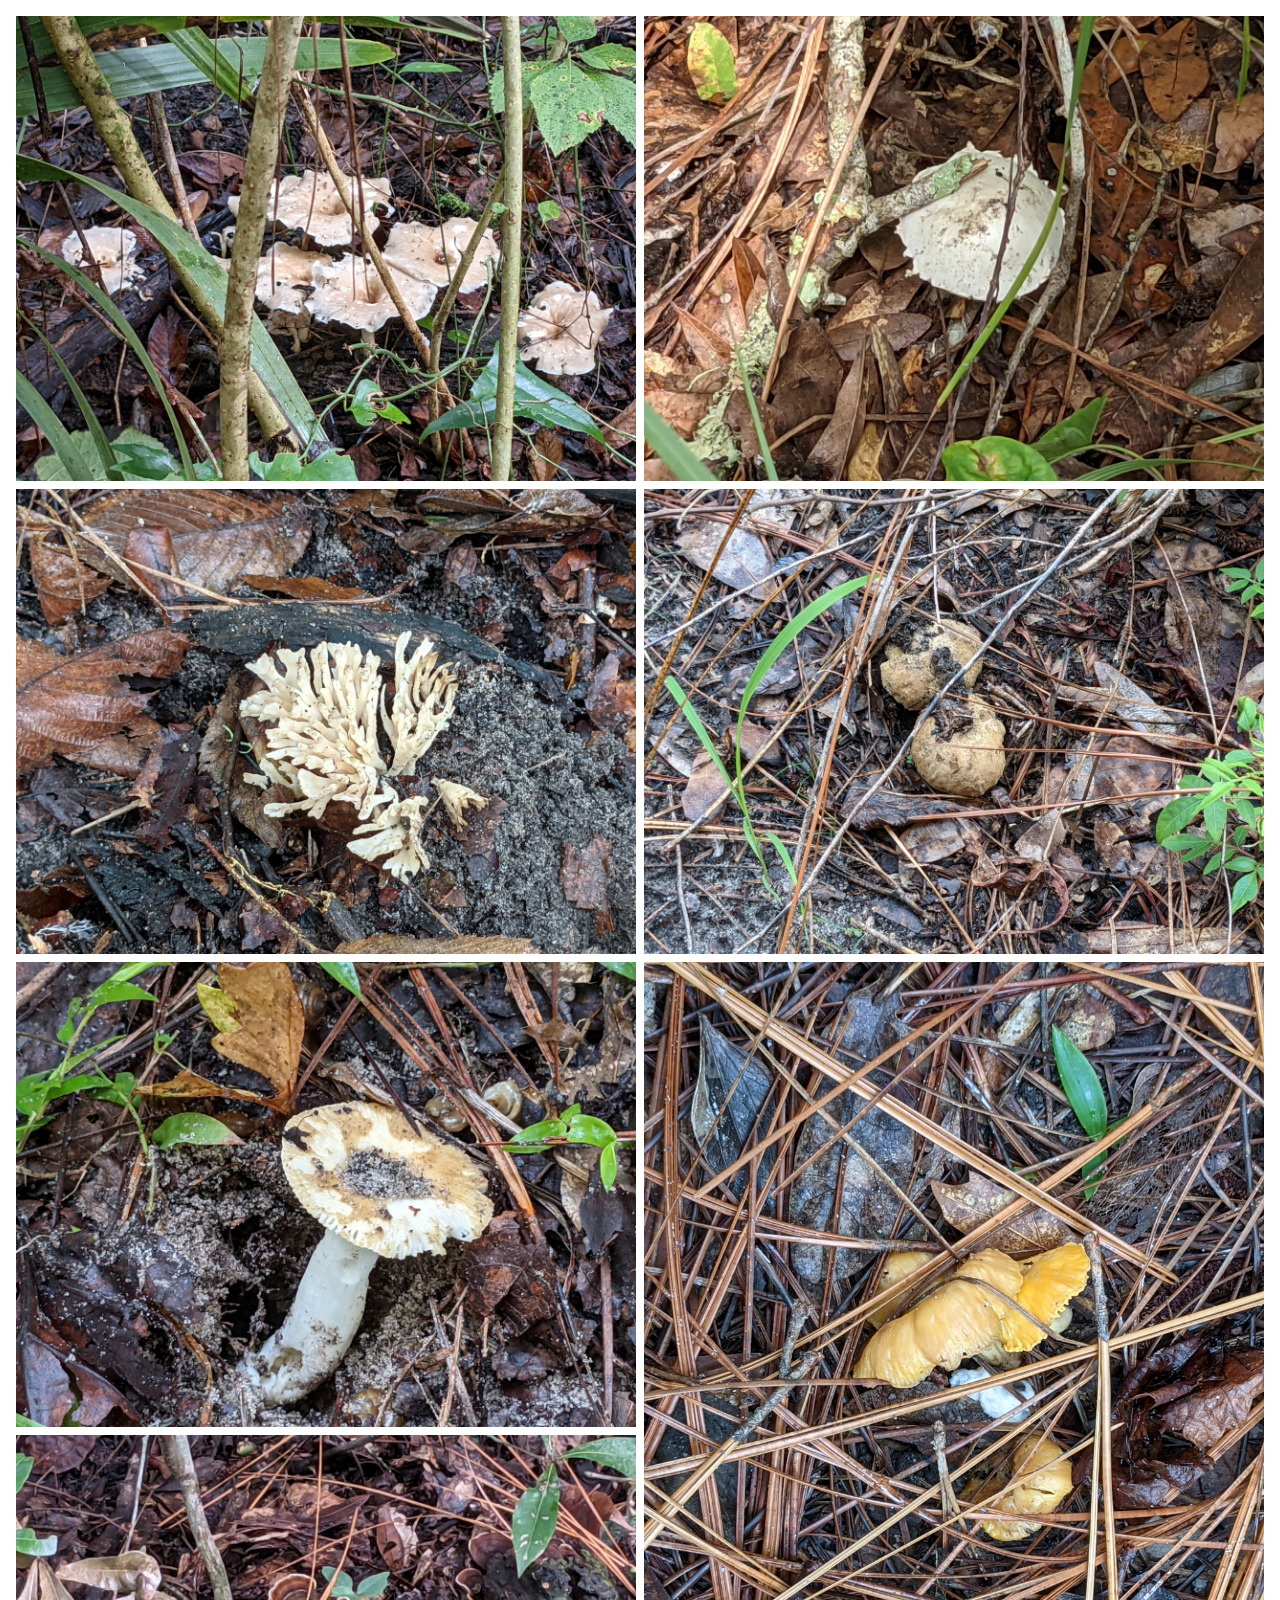
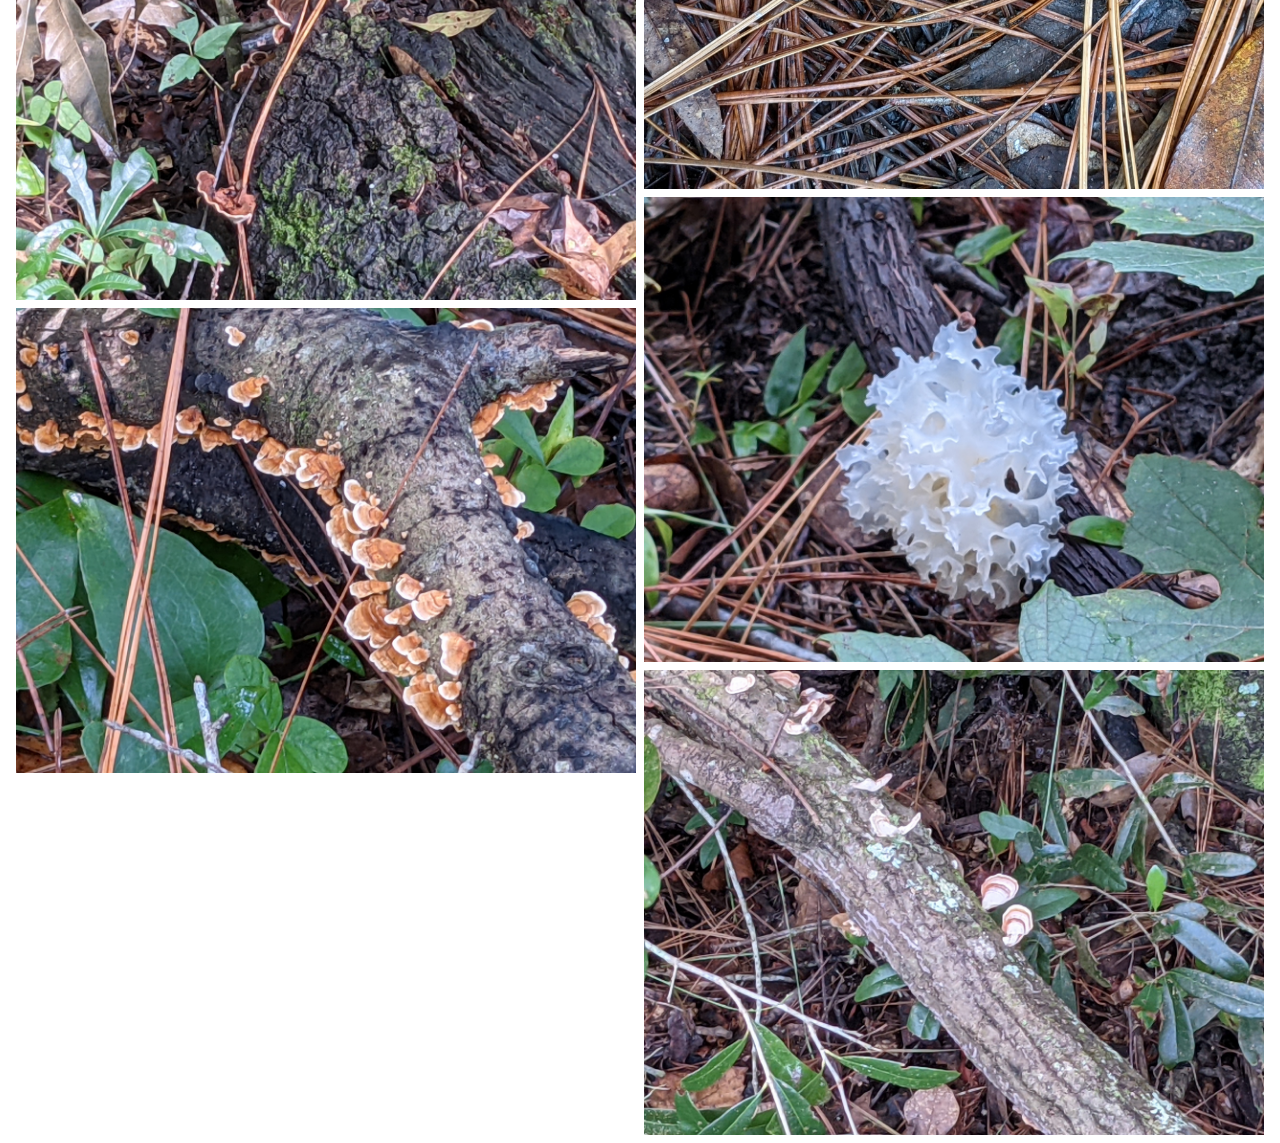
<file: mushrooms.html>
<!DOCTYPE html>
<html lang="en">
<head>
    <meta charset="UTF-8">
    <meta http-equiv="X-UA-Compatible" content="IE=edge">
    <meta name="viewport" content="width=device-width, initial-scale=1.0">
    <link rel="stylesheet" href="./css/style_mush.css">
    <title>Some Mushrooms</title>
</head>
<body>
    <div class="row">
        <div class="column">
          <img src="./media/mush1.jpg">
          <img src="./media/mush2.jpg">
          <img src="./media/mush3.jpg">
          <img src="./media/mush4.jpg">
          <img src="./media/mush5.jpg">
        </div>
        <div class="column">
          <img src="./media/mush6.jpg">
          <img src="./media/mush7.jpg">
          <img src="./media/mush8.jpg">
          <img src="./media/mush9.jpg">
          <img src="./media/mush10.jpg">
        </div>
      </div>
</body>
</html>
</file>
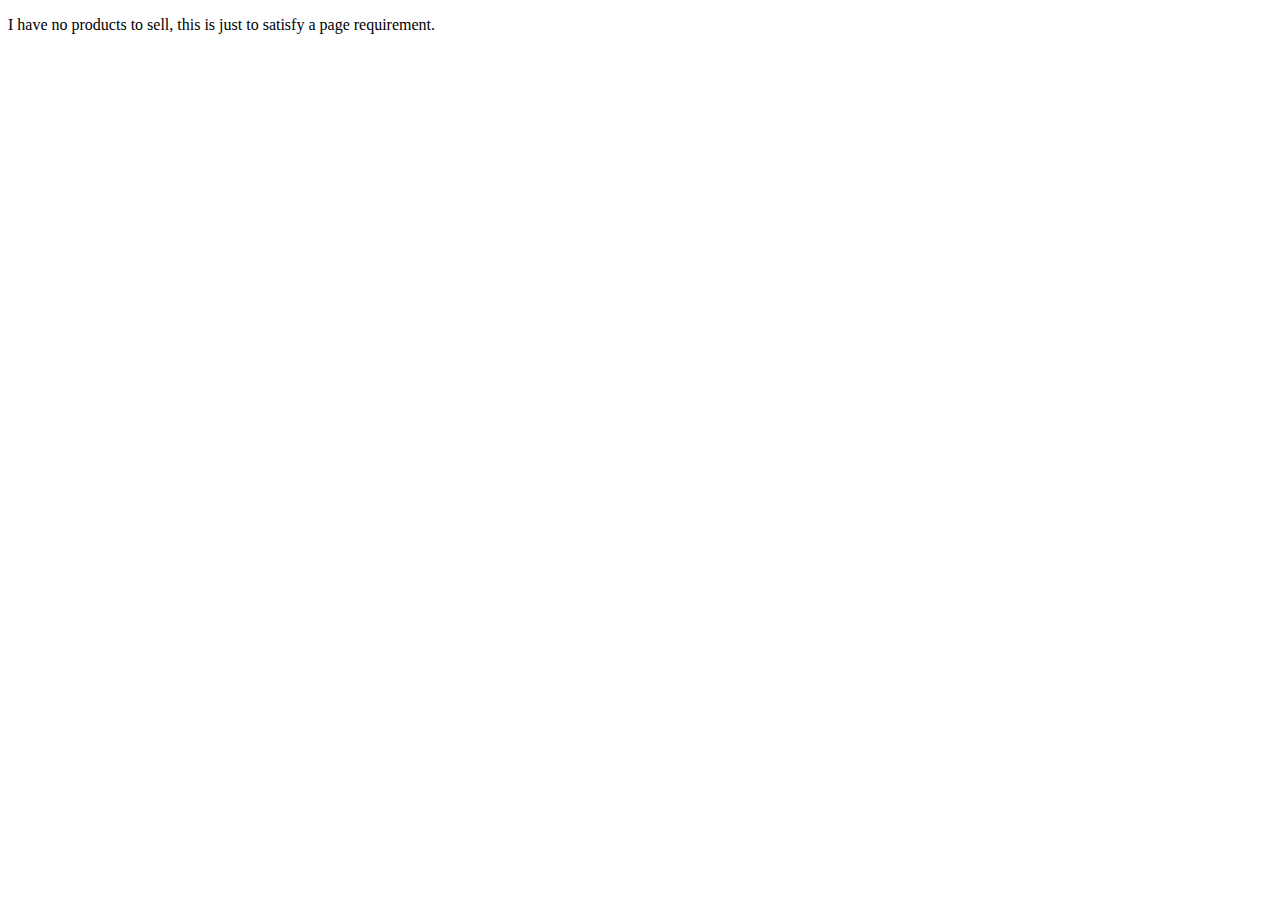
<file: products.html>
<!DOCTYPE html>
<html lang="en">
<head>
    <meta charset="UTF-8">
    <meta http-equiv="X-UA-Compatible" content="IE=edge">
    <meta name="viewport" content="width=device-width, initial-scale=1.0">
    <title>Document</title>
</head>
<body>
    <p>
        I have no products to sell, this is just to satisfy a page requirement.
    </p>
</body>
</html>
</file>
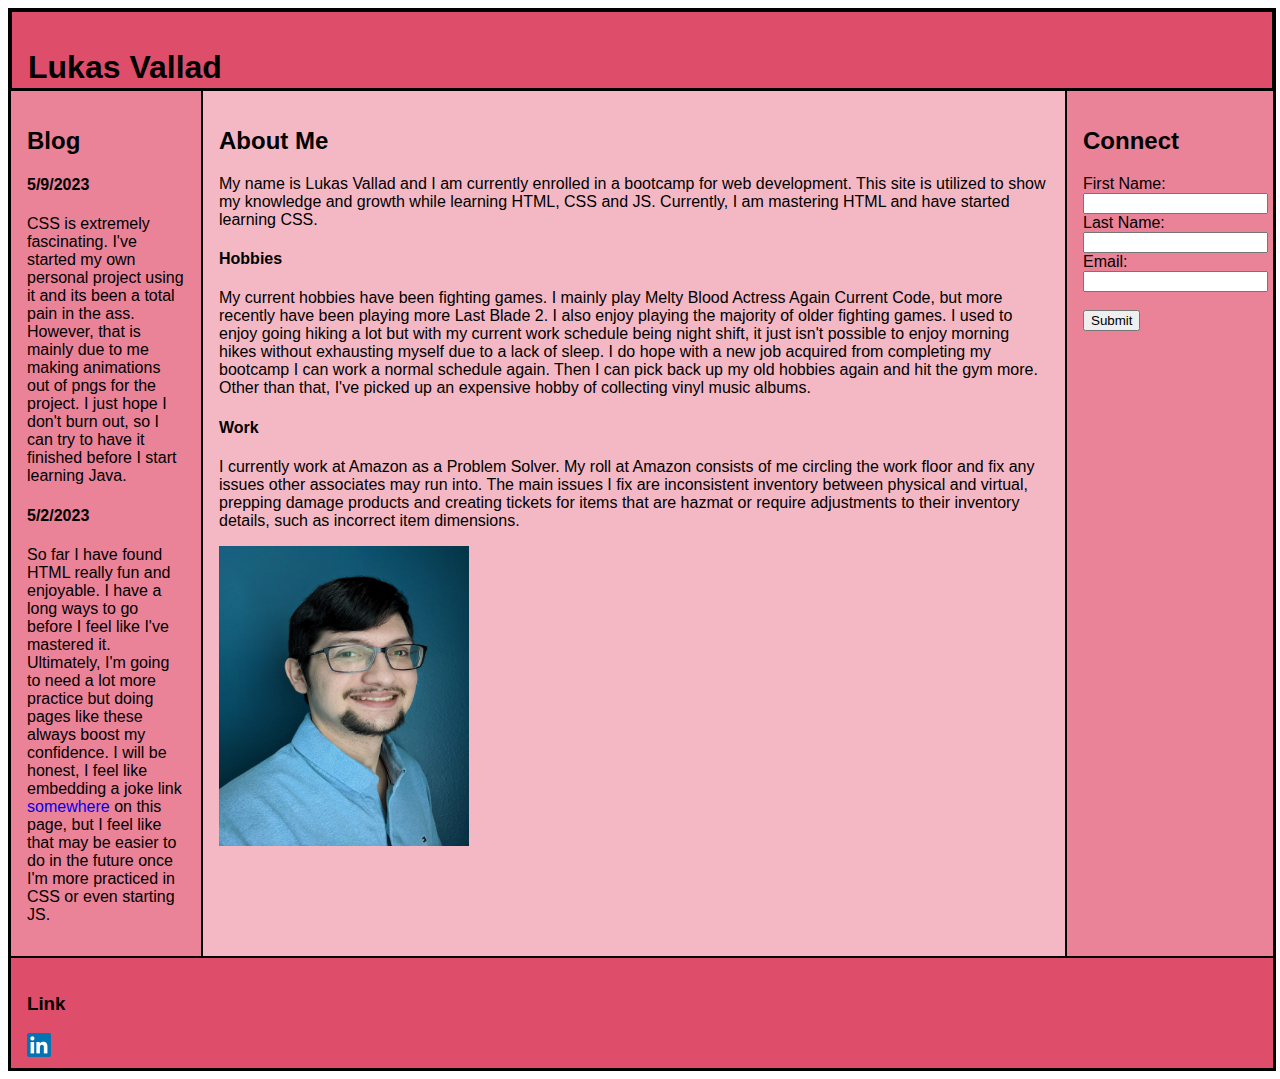
<file: pastversions/aboutme2.html>
<!DOCTYPE html>
<html lang="en">
<head>
  <meta charset="UTF-8">
  <meta name="viewport" content="width=device-width, initial-scale=1.0">
  <title>Lukas Vallad</title>
  <link rel="stylesheet" href="./css/style_ver2.css">
</head>
<body>
  <div class="container">
      <div class="header"><h1>Lukas Vallad</h1></div>
      <div class="panel left"><h2>Blog</h2>
        <h4> 5/9/2023 </h4>
          <p> CSS is extremely fascinating. I've started my own personal project using it and its been a total pain in the ass.
              However, that is mainly due to me making animations out of pngs for the project.
              I just hope I don't burn out, so I can try to have it finished before I start learning Java. </p>
        <h4> 5/2/2023 </h4>
          <p> So far I have found HTML really fun and enjoyable. I have a long ways to go before I feel like I've mastered it.
              Ultimately, I'm going to need a lot more practice but doing pages like these always boost my confidence. 
              I will be honest, I feel like embedding a joke link <a style="text-decoration:none" href="https://cdn.wikirby.com/thumb/6/6a/KatFL_Car_Mouth_artwork.png/1200px-KatFL_Car_Mouth_artwork.png">somewhere</a>
              on this page, but I feel like that may be easier to do in the future once I'm more practiced in CSS or even starting JS. </p>
      </div>
      <div class="mainbody"><h2>About Me</h2>
          <p> My name is Lukas Vallad and I am currently enrolled in a bootcamp for web development.
          This site is utilized to show my knowledge and growth while learning HTML, CSS and JS.
          Currently, I am mastering HTML and have started learning CSS. </p>
        <h4> Hobbies </h4>
          <p>My current hobbies have been fighting games. I mainly play Melty Blood Actress Again Current Code,
          but more recently have been playing more Last Blade 2. I also enjoy playing the majority of older fighting games.
          I used to enjoy going hiking a lot but with my current work schedule being night shift, it just isn't
          possible to enjoy morning hikes without exhausting myself due to a lack of sleep.
          I do hope with a new job acquired from completing my bootcamp I can work a normal schedule again.
          Then I can pick back up my old hobbies again and hit the gym more. Other than that, I've picked up an expensive hobby of collecting vinyl music albums. </p>
        <h4> Work </h4>
          <p> I currently work at Amazon as a Problem Solver.
          My roll at Amazon consists of me circling the work floor and fix any issues other associates may run into.
          The main issues I fix are inconsistent inventory between physical and virtual, prepping damage products
          and creating tickets for items that are hazmat or require adjustments to their inventory details, such as incorrect item dimensions. </p>
          <img src="../media/lukasvallad_headshot1.jpg" alt="Lukas Vallad" style="width:250px;height:300px;">
      </div>
      <div class="panel right"><h2>Connect</h2>
        <form method="post">
          <label for="name">First Name:</label><br>
          <input type="text" id="firstname" name="firstname"><br>
          <label for="name">Last Name:</label><br>
          <input type="text" id="lastname" name="lastname"><br>
          <label for="email">Email:</label><br>
          <input type="email" id="email" name="email"><br><br>
          <input type="submit" value="Submit">
        </form>
      </div>
      <div class="footer"><h3>Link</h3>
        <a href="https://www.linkedin.com/in/lukas-vallad/"><img src="../media/LinkedIn_logo.png" alt="LinkedIn"></a>
      </div>

  </div>
  
</body>
</html>
</file>
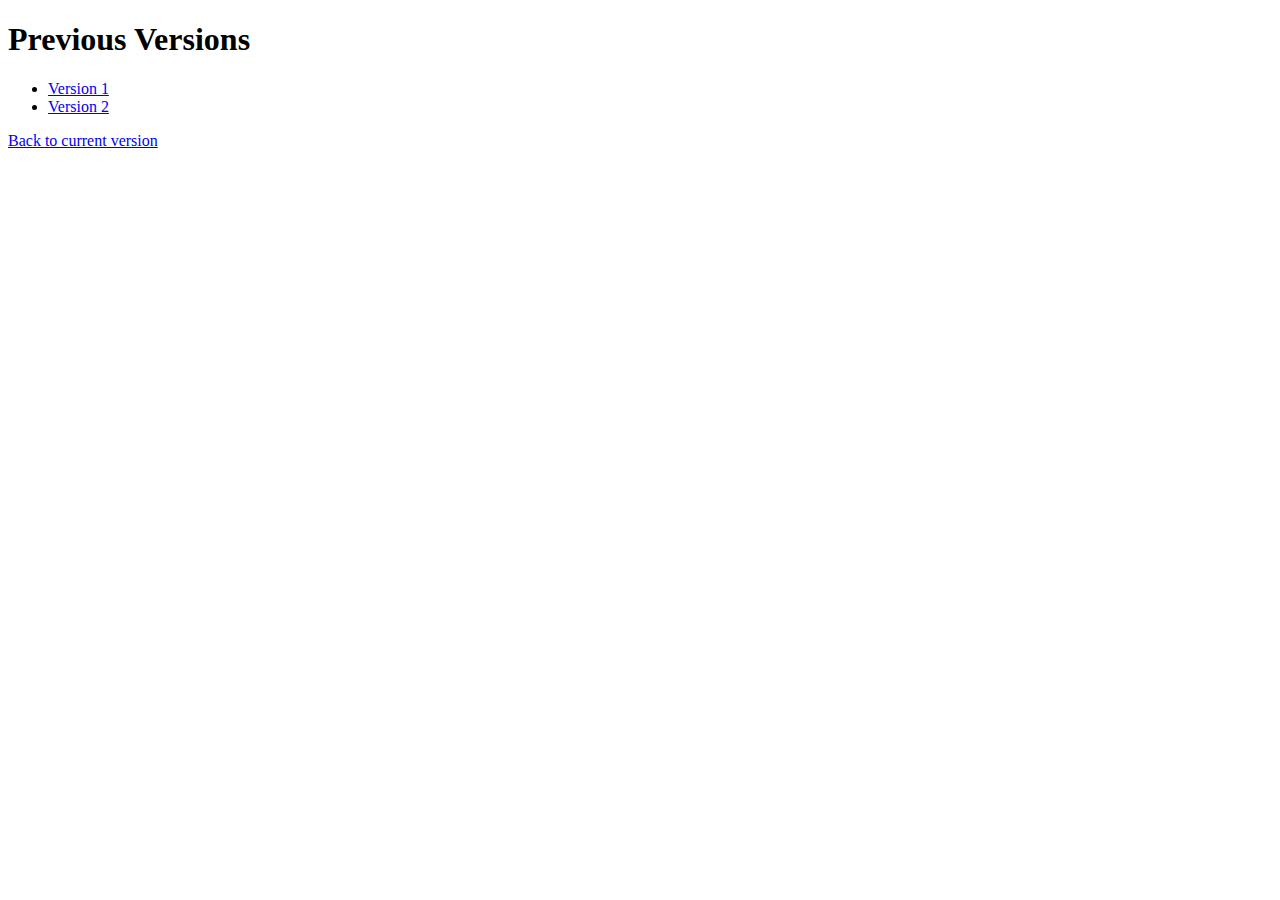
<file: pastversions/past_versions.html>
<!DOCTYPE html>
<html lang="en">
<head>
    <meta charset="UTF-8">
    <meta http-equiv="X-UA-Compatible" content="IE=edge">
    <meta name="viewport" content="width=device-width, initial-scale=1.0">
    <title>Document</title>
</head>
<body>
    <h1>Previous Versions</h1>
    <ul>
        <li><a href="./aboutme1.html">Version 1</a></li>
        <li><a href="./aboutme2.html">Version 2</a></li>
    </ul>
    <a href="../index.html">Back to current version</a>
</body>
</html>
</file>
<file: css/style.css>
body {
    background-image: url(../media/huge_library.png);
    background-attachment: fixed;
    background-repeat: no-repeat;
    background-size: cover;
    background-position: bottom;
    font-family: fot-tsukuaoldmin-pr6n, sans-serif;
    font-style: normal;
    font-weight: 300;
}

h1 {
    margin-top: 5rem;
    width: 300px;
    position: center;
    border: solid black 3px;
    text-align: center;
    justify-content: center;
    background-color: wheat;
}

/* flex-container {
    display: flex;
    flex-direction: row;
    justify-content: center;
    align-items: center;
    margin-top: 20rem;
  }

.hr {
    margin-bottom: 2.5rem;
}
  
.ui-component {
    margin-bottom: 5.75rem;
}

.card {
    margin: 2rem;
}

.btn btn-primary {
    justify-content: center;
} */

.card-title {
    text-align: center;
    font-weight: bold;
}

* {
    margin: 0;
    padding: 0;
  }

  .flex-container {
    display: flex;
    justify-content: center;
    flex-wrap: wrap;
    transform-style: preserve-3d;
    perspective: 500px;
    margin: auto;
  }
  .flex-container .card {
    width: fit-content;
    height: fit-content;
    transition: 0.5s;
    transform-style: preserve-3d;
    overflow: hidden;
    margin-right: 2rem;
  }
  .flex-container:hover .card {
    transform: rotateY(25deg);
  }
  .flex-container .card:hover ~ .card {
    transform: rotateY(-25deg);
  }
  .flex-container .card:hover {
    transform: rotateY(0deg) scale(1.25);
    z-index: 1;
    card-shadow: 0 25px 40px rgba(0,0,0,0.5);
  }
  .flex-container .card .imgBx {
    position: absolute;
    top: 0;
    left: 0;
    width: 100%;
    height: 100%;
  }
  .flex-container .card .imgBx:before {
    content: '';
    position: absolute;
    top: 0;
    left: 0;
    width: 100%;
    height: 100%;
    z-index: 1;
    opacity: 0;
    transition: 0.5s;
    mix-blend-mode: multiply;
  }
  .flex-container .card:hover .imgBx:before {
    opacity: 1;
  }
  .flex-container .card .imgBx img {
    position: absolute;
    top: 0;
    left: 0;
    width: 100%;
    height: 100%;
    object-fit: cover;
  }
  .flex-container .card .content {
    position: absolute;
    top: 0;
    left: 0;
    width: 100%;
    height: 100%;
    z-index: 1;
    display: flex;
    padding: 20px;
    align-items: flex-end;
    card-sizing: border-card;
  }
  .flex-container .card .content h2 {
    color: #fff;
    transition: 0.5s;
    text-transform: uppercase;
    margin-bottom: 5px;
    font-size: 20px;
    transform: translateY(200px);
    transition-delay: 0.3s;
  }
  .flex-container .card:hover .content h2 {
    transform: translateY(0px);
  }
  .flex-container .card .content p {
    color: #fff;
    transition: 0.5s;
    font-size: 14px;
    transform: translateY(200px);
    transition-delay: 0.4s;
  }
  .flex-container .card:hover .content p {
    transform: translateY(0px);
  }

  /* input[type='checkbox']{
    display:none;
  }
  
  #btn {
    padding:5px 10px;
    background: rgb(13, 110, 253);
    color:#fff;
  }
  
  #cnt {
    position: fixed;
    width: 100vw;
    height: 100vh;
    background: white;
    top: 0;
    left: 0;
    display:flex;
    align-items:center;
    justify-content: center;
    pointer-events:none;
    display:none;
    text-align: justify;
    
  }
  
  .close {
    position: fixed;
    top: 20px;
    right: 20px;
    display:none;
    cursor:pointer;
  }
  
  input:checked + div + #cnt {
    display:flex;
  }
  
  input:checked + div + #cnt + .close {
    display:block;
  } */

  dialog { display: block; }

dialog:not(:target):not([open]) { display: none; }

button {
    padding:5px 10px;
    background: rgb(13, 110, 253);
    color:#fff;
}

footer {
  display: block;
  position: fixed;
  bottom: 0;
  background-color: wheat;
}
</file>
<file: css/style_mush.css>
.row {
    display: flex;
    flex-wrap: wrap;
    padding: 0 4px;
  }
  
  /* 2 equal columns that sits next to each other */
  .column {
    flex: 25%;
    max-width: 50%;
    padding: 0 4px;
  }
  
  .column img {
    margin-top: 8px;
    vertical-align: middle;
    width: 100%;
  }
  
  @media screen and (max-width: 800px) {
    .column {
      flex: 50%;
      max-width: 50%;
    }
  }

  @media screen and (max-width: 600px) {
    .column {
      flex: 100%;
      max-width: 100%;
    }
  }
</file>
<file: pastversions/css/style_ver2.css>
body {      /*  font obtained from https://fonts.adobe.com/fonts/fot-tsukuaoldmin-pr6n#details-section+fot-tsukuaoldmin-pr6n-l */
    font-family: fot-tsukuaoldmin-pr6n, sans-serif;
    font-style: normal;
    font-weight: 300;
  }
  
  div.container {
    display: grid;
    width: 100%;
    height: 100%;
    grid-template-columns: 12rem auto 13rem;
    grid-template-rows: 5rem auto 7rem;
    grid-template-areas:
      "head head head"
      "panleft mainbody panright"
      "foot foot foot";
    border: 2px solid black;
  }
  
  
  div.header {
    background: #de4d6a;             /* Mandy */
    grid-area: head;                
    padding: 1rem;
    border: 2px solid black;
  }
  div.footer {
    background: #de4d6a;              /* Mandy */
    grid-area: foot;
    padding: 1rem;
    border: 1px solid black;
  }
  div.panel {                            
    background: #ea8298;             /* 30% tint, Mandy */
    padding: 1rem;
    border: 1px solid black;
  }
  div.panel.left {                    
    grid-area: panleft;
  }
  div.panel.right {
    grid-area: panright;
  }
  div.mainbody {
    grid-area: mainbody;
    background: #f3b8c4;            /* 60% tint, Mandy */
    padding: 1rem;
    border: 1px solid black;
  }
</file>
